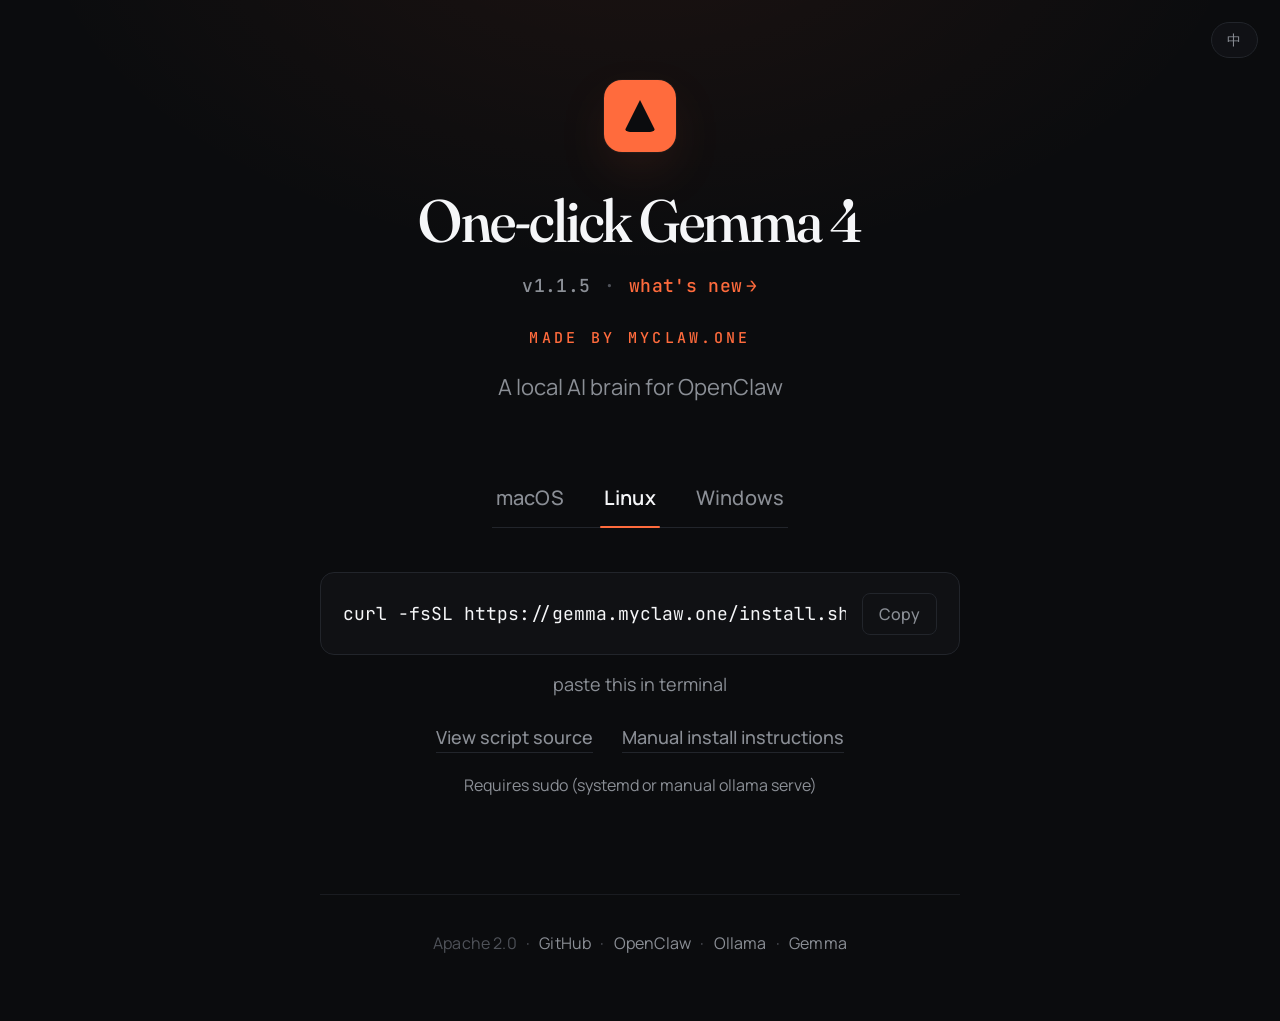
<file: website/index.html>
<!doctype html>
<html lang="zh-CN">
<head>
  <meta charset="utf-8" />
  <meta name="viewport" content="width=device-width,initial-scale=1" />
  <title>Gemma · 一键安装 · for OpenClaw</title>
  <meta name="description" content="A local AI brain for OpenClaw. One-click Gemma install for macOS / Windows / Linux." />

  <!-- Preconnect to font origins before anything else -->
  <link rel="preconnect" href="https://fonts.googleapis.com" />
  <link rel="preconnect" href="https://fonts.gstatic.com" crossorigin />

  <!-- Fraunces (display, variable) + Manrope (body) + JetBrains Mono (tech) -->
  <link rel="stylesheet" href="https://fonts.googleapis.com/css2?family=Fraunces:ital,opsz,wght@0,9..144,300;0,9..144,500;0,9..144,600;1,9..144,400&family=JetBrains+Mono:wght@400;500&family=Manrope:wght@400;500;600;700&display=swap" />

  <style>
    :root {
      --bg:          #0b0c0e;
      --bg-raise:    #101114;
      --fg:          #f5f6f8;
      --dim:         #8b8f96;
      --faint:       #4f5259;
      --card:        #15171b;
      --border:      #22252b;
      --hairline:    #1a1c21;
      --accent:      #ff6b3d;
      --accent-hover:#ff8458;
      --accent-deep: #d14a20;

      --ff-display: "Fraunces", ui-serif, Georgia, serif;
      --ff-body:    "Manrope", ui-sans-serif, -apple-system, BlinkMacSystemFont, "Segoe UI",
                    "PingFang SC", "Hiragino Sans GB", "Microsoft YaHei", sans-serif;
      --ff-mono:    "JetBrains Mono", ui-monospace, SFMono-Regular, Menlo, monospace;

      /* type scale — rem-based, scales with user's browser font-size preference.
         1rem = 16px by default; users who set larger browser defaults for
         accessibility see the whole page scale proportionally. */
      --t-xs:   0.875rem;   /*  14px — tiny chrome */
      --t-sm:   0.9375rem;  /*  15px — brand micro-caps */
      --t-base: 1rem;       /*  16px — small UI, footer */
      --t-md:   1.125rem;   /*  18px — cmd text, aux links, hint */
      --t-lg:   1.25rem;    /*  20px — body default, tabs, primary button */
      --t-xl:   1.375rem;   /*  22px — tagline */
      --t-h1:   clamp(2.5rem, 6.4vw, 3.75rem);  /* 40–60px fluid */
    }
    html { font-size: 100%; }   /* respect user's browser default size */

    * { box-sizing: border-box; margin: 0; padding: 0; }
    html, body { min-height: 100%; }
    html { scroll-behavior: smooth; }
    body {
      background: var(--bg);
      color: var(--fg);
      font-family: var(--ff-body);
      font-size: var(--t-lg);
      line-height: 1.6;
      -webkit-font-smoothing: antialiased;
      -moz-osx-font-smoothing: grayscale;
      text-rendering: optimizeLegibility;
      display: flex;
      flex-direction: column;
      align-items: center;
      justify-content: center;
      min-height: 100vh;
      padding: 80px 28px 64px;
      /* subtle atmospheric glow */
      background:
        radial-gradient(ellipse 80% 60% at 50% -10%, rgba(255,107,61,0.07), transparent 60%),
        var(--bg);
    }

    .wrap { width: 100%; max-width: 640px; text-align: center; position: relative; }

    /* --- fixed language toggle --- */
    .lang-toggle {
      position: fixed;
      top: 22px; right: 22px;
      background: rgba(21, 23, 27, 0.6);
      backdrop-filter: blur(10px);
      -webkit-backdrop-filter: blur(10px);
      border: 1px solid var(--border);
      color: var(--dim);
      padding: 0.55em 1.1em;
      border-radius: 999px;
      font-family: var(--ff-mono);
      font-size: var(--t-xs);
      font-weight: 500;
      letter-spacing: 0.04em;
      cursor: pointer;
      transition: color 0.2s, border-color 0.2s, background 0.2s;
      z-index: 20;
    }
    .lang-toggle:hover {
      color: var(--fg);
      border-color: var(--fg);
      background: rgba(245, 246, 248, 0.06);
    }

    /* --- reveal orchestration --- */
    .rise { opacity: 0; transform: translateY(12px); animation: rise 0.7s cubic-bezier(0.2, 0.7, 0.2, 1) forwards; }
    .rise.d1 { animation-delay: 0.05s; }
    .rise.d2 { animation-delay: 0.12s; }
    .rise.d3 { animation-delay: 0.20s; }
    .rise.d4 { animation-delay: 0.28s; }
    .rise.d5 { animation-delay: 0.36s; }
    .rise.d6 { animation-delay: 0.44s; }
    .rise.d7 { animation-delay: 0.54s; }
    @keyframes rise {
      to { opacity: 1; transform: translateY(0); }
    }
    @media (prefers-reduced-motion: reduce) {
      .rise { animation: none; opacity: 1; transform: none; }
    }

    /* --- logo --- */
    .logo {
      display: inline-block;
      width: 72px; height: 72px;
      background: var(--accent);
      border-radius: 18px;
      margin-bottom: 28px;
      position: relative;
      box-shadow:
        0 0 0 1px rgba(255,255,255,0.04),
        0 20px 60px -20px rgba(255, 107, 61, 0.4);
    }
    .logo::after {
      content: "";
      position: absolute;
      inset: 20px;
      border-radius: 6px;
      background: var(--bg);
      clip-path: polygon(50% 0, 100% 100%, 0 100%);
    }

    /* --- hero --- */
    h1 {
      font-family: var(--ff-display);
      font-variation-settings: "opsz" 96, "SOFT" 30;
      font-size: var(--t-h1);
      font-weight: 500;
      line-height: 1.04;
      letter-spacing: -0.025em;
      color: var(--fg);
      margin: 0 0 1.1rem;
    }

    .meta-line {
      font-family: var(--ff-mono);
      font-size: var(--t-md);
      font-weight: 500;
      letter-spacing: 0.02em;
      margin: 0 0 1.6rem;
      display: inline-flex;
      align-items: center;
      gap: 0.75em;
      flex-wrap: wrap;
      justify-content: center;
    }
    .meta-line .v {
      color: var(--dim);
      font-variant-numeric: tabular-nums;
    }
    .meta-line .sep {
      color: var(--faint);
      user-select: none;
    }
    .meta-line .news {
      color: var(--accent);
      text-decoration: none;
      transition: color 0.15s, transform 0.2s;
      display: inline-flex;
      align-items: center;
      gap: 4px;
    }
    .meta-line .news:hover {
      color: var(--accent-hover);
    }
    .meta-line .news:hover .arrow { transform: translateX(3px); }
    .meta-line .arrow {
      display: inline-block;
      transition: transform 0.2s;
    }

    .brand {
      font-family: var(--ff-mono);
      color: var(--accent);
      font-size: var(--t-sm);
      font-weight: 500;
      letter-spacing: 0.22em;
      text-transform: uppercase;
      margin: 0 0 1.3rem;
    }
    .sub {
      font-family: var(--ff-body);
      color: var(--dim);
      font-size: var(--t-xl);
      font-weight: 400;
      line-height: 1.5;
      max-width: 32ch;
      margin: 0 auto 4rem;
    }

    /* --- tabs --- */
    .tabs {
      display: inline-flex;
      gap: 2rem;
      margin: 0 auto 2.75rem;
      border-bottom: 1px solid var(--border);
      position: relative;
    }
    .tab {
      background: none;
      border: none;
      color: var(--dim);
      padding: 0.8em 0.2em;
      font-family: var(--ff-body);
      font-size: var(--t-lg);
      font-weight: 500;
      cursor: pointer;
      position: relative;
      transition: color 0.2s;
      letter-spacing: 0.01em;
    }
    .tab:hover { color: var(--fg); }
    .tab.active { color: var(--fg); font-weight: 600; }
    .tab.active::after {
      content: "";
      position: absolute;
      left: 0; right: 0; bottom: -1px;
      height: 2px;
      background: var(--accent);
      border-radius: 1px;
    }

    /* --- panel content --- */
    .panel { display: none; }
    .panel.active { display: block; animation: panelIn 0.3s cubic-bezier(0.2, 0.7, 0.2, 1); }
    @keyframes panelIn {
      from { opacity: 0; transform: translateY(6px); }
      to   { opacity: 1; transform: translateY(0); }
    }

    .cmd {
      display: flex;
      align-items: center;
      gap: 0.9em;
      background: var(--bg-raise);
      border: 1px solid var(--border);
      border-radius: 0.875rem;
      padding: 1.1em 1.2em;
      font-family: var(--ff-mono);
      font-size: var(--t-md);
      line-height: 1.4;
      color: var(--fg);
      text-align: left;
      user-select: text;
      transition: border-color 0.2s;
    }
    .cmd:hover { border-color: #2c2f37; }
    .cmd code {
      flex: 1;
      overflow-x: auto;
      white-space: nowrap;
      scrollbar-width: none;
      -ms-overflow-style: none;
      font-family: inherit;
    }
    .cmd code::-webkit-scrollbar { display: none; }
    .cmd button {
      background: transparent;
      border: 1px solid var(--border);
      color: var(--dim);
      padding: 0.55em 1em;
      border-radius: 0.5rem;
      font-family: var(--ff-body);
      font-size: var(--t-base);
      font-weight: 500;
      cursor: pointer;
      transition: color 0.15s, border-color 0.15s, background 0.15s;
      flex-shrink: 0;
      letter-spacing: 0.01em;
    }
    .cmd button:hover {
      color: var(--fg);
      border-color: var(--fg);
      background: rgba(245, 246, 248, 0.04);
    }
    .cmd button:disabled {
      color: var(--accent);
      border-color: var(--accent);
      background: rgba(255, 107, 61, 0.08);
    }

    .hint {
      color: var(--dim);
      font-size: var(--t-md);
      margin-top: 0.9rem;
      font-weight: 400;
    }

    .or {
      display: flex;
      align-items: center;
      gap: 1.4em;
      color: var(--faint);
      font-family: var(--ff-body);
      font-size: var(--t-base);
      font-weight: 500;
      text-transform: lowercase;
      letter-spacing: 0.18em;
      margin: 2.4rem 0;
    }
    .or::before, .or::after {
      content: "";
      flex: 1;
      height: 1px;
      background: var(--hairline);
    }

    .btn {
      display: inline-block;
      background: var(--accent);
      color: #fff;
      padding: 0.9em 2em;
      border-radius: 0.75rem;
      font-family: var(--ff-body);
      font-weight: 600;
      font-size: var(--t-lg);
      text-decoration: none;
      letter-spacing: 0.005em;
      transition: background 0.15s, transform 0.1s, box-shadow 0.2s;
      box-shadow:
        0 1px 0 rgba(255,255,255,0.15) inset,
        0 12px 28px -12px rgba(255, 107, 61, 0.55);
    }
    .btn:hover {
      background: var(--accent-hover);
      box-shadow:
        0 1px 0 rgba(255,255,255,0.18) inset,
        0 14px 34px -12px rgba(255, 107, 61, 0.7);
    }
    .btn:active { transform: translateY(1px); }

    .req {
      color: var(--dim);
      font-size: var(--t-base);
      margin-top: 1.2rem;
      font-weight: 400;
    }

    .aux {
      display: flex;
      gap: 1.8rem;
      justify-content: center;
      margin-top: 1.5rem;
      flex-wrap: wrap;
    }
    .aux a {
      color: var(--dim);
      font-size: var(--t-md);
      font-weight: 500;
      text-decoration: none;
      position: relative;
      padding-bottom: 2px;
      transition: color 0.15s;
    }
    .aux a::after {
      content: "";
      position: absolute;
      left: 0; right: 0; bottom: 0;
      height: 1px;
      background: var(--border);
      transition: background 0.15s;
    }
    .aux a:hover { color: var(--fg); }
    .aux a:hover::after { background: var(--fg); }

    /* --- footer --- */
    .foot {
      margin-top: 6rem;
      padding-top: 2.25rem;
      border-top: 1px solid var(--hairline);
      color: var(--faint);
      font-size: var(--t-base);
      font-weight: 400;
      letter-spacing: 0.01em;
    }
    .foot a {
      color: var(--dim);
      text-decoration: none;
      transition: color 0.15s;
    }
    .foot a:hover { color: var(--fg); }
    .foot .dot { color: var(--faint); margin: 0 6px; }
  </style>
</head>
<body>
  <button class="lang-toggle" id="lang-toggle" aria-label="Switch language">EN</button>

  <div class="wrap">
    <div class="logo rise d1" aria-hidden="true"></div>

    <h1 class="rise d2" data-i18n="title">Gemma 4 一键安装</h1>

    <p class="meta-line rise d3">
      <span class="v" id="version">v1.1.5</span>
      <span class="sep">·</span>
      <a class="news" href="/whats-new" data-i18n="whatsNew">
        <span>更新日志</span>
        <span class="arrow">→</span>
      </a>
    </p>

    <p class="brand rise d4" data-i18n="brand">MYCLAW.ONE 制作</p>
    <p class="sub rise d5" data-i18n="sub">为 OpenClaw 准备一颗本地的 AI 大脑</p>

    <div class="tabs rise d6" role="tablist">
      <button class="tab" role="tab" data-os="mac"   aria-controls="panel-mac">macOS</button>
      <button class="tab" role="tab" data-os="linux" aria-controls="panel-linux">Linux</button>
      <button class="tab" role="tab" data-os="win"   aria-controls="panel-win">Windows</button>
    </div>

    <div class="rise d7">

      <!-- macOS panel -->
      <section class="panel" id="panel-mac" role="tabpanel" data-os="mac">
        <div class="cmd">
          <code id="cmd-mac">curl -fsSL https://gemma.myclaw.one/install.sh | sh</code>
          <button type="button" data-i18n="copy" onclick="copyText('cmd-mac', this)">复制</button>
        </div>
        <p class="hint" data-i18n="pasteTerminal">粘进终端</p>
        <div class="or" data-i18n="or">或</div>
        <a class="btn" data-i18n="downloadMac"
           href="https://github.com/microblue/one-click-gemma/releases/latest/download/GemmaInstaller.dmg"
           download>下载 macOS 版</a>
        <p class="req" data-i18n="requiresMac">Requires macOS 14 Sonoma or later</p>
      </section>

      <!-- Linux panel -->
      <section class="panel" id="panel-linux" role="tabpanel" data-os="linux">
        <div class="cmd">
          <code id="cmd-linux">curl -fsSL https://gemma.myclaw.one/install.sh | sh</code>
          <button type="button" data-i18n="copy" onclick="copyText('cmd-linux', this)">复制</button>
        </div>
        <p class="hint" data-i18n="pasteTerminal">粘进终端</p>
        <div class="aux">
          <a href="https://github.com/microblue/one-click-gemma/blob/main/scripts/install.sh"
             target="_blank" rel="noreferrer" data-i18n="viewSource">查看脚本源码</a>
          <a href="https://github.com/microblue/one-click-gemma#readme"
             target="_blank" rel="noreferrer" data-i18n="manualInstall">手动安装说明</a>
        </div>
        <p class="req" data-i18n="requiresSudo">Requires sudo (systemd or manual ollama serve)</p>
      </section>

      <!-- Windows panel -->
      <section class="panel" id="panel-win" role="tabpanel" data-os="win">
        <div class="cmd">
          <code id="cmd-win">irm https://gemma.myclaw.one/install.ps1 | iex</code>
          <button type="button" data-i18n="copy" onclick="copyText('cmd-win', this)">复制</button>
        </div>
        <p class="hint" data-i18n="pastePowerShell">粘进 PowerShell</p>
        <div class="or" data-i18n="or">或</div>
        <a class="btn" data-i18n="downloadWin"
           href="https://github.com/microblue/one-click-gemma/releases/latest/download/GemmaInstaller-setup.exe"
           download>下载 Windows 版</a>
        <p class="req" data-i18n="requiresWin">Requires Windows 10 or later</p>
      </section>

    </div>

    <p class="foot rise d7">
      Apache 2.0
      <span class="dot">·</span>
      <a href="https://github.com/microblue/one-click-gemma">GitHub</a>
      <span class="dot">·</span>
      <a href="https://github.com/openclaw/openclaw">OpenClaw</a>
      <span class="dot">·</span>
      <a href="https://ollama.com">Ollama</a>
      <span class="dot">·</span>
      <a href="https://deepmind.google/models/gemma/">Gemma</a>
    </p>
  </div>

  <script>
    // ---------------- i18n ----------------
    var TR = {
      zh: {
        title:           "Gemma 4 一键安装",
        brand:           "MYCLAW.ONE 制作",
        sub:             "为 OpenClaw 准备一颗本地的 AI 大脑",
        whatsNew:        "更新日志",
        pasteTerminal:   "粘进终端",
        pastePowerShell: "粘进 PowerShell",
        or:              "或",
        downloadMac:     "下载 macOS 版",
        downloadWin:     "下载 Windows 版",
        viewSource:      "查看脚本源码",
        manualInstall:   "手动安装说明",
        requiresMac:     "需要 macOS 14 Sonoma 及以上",
        requiresSudo:    "需要 sudo (systemd 或手动 ollama serve)",
        requiresWin:     "需要 Windows 10 及以上",
        copy:            "复制",
        copied:          "已复制"
      },
      en: {
        title:           "One-click Gemma 4",
        brand:           "MADE BY MYCLAW.ONE",
        sub:             "A local AI brain for OpenClaw",
        whatsNew:        "what's new",
        pasteTerminal:   "paste this in terminal",
        pastePowerShell: "paste this in PowerShell",
        or:              "or",
        downloadMac:     "Download for macOS",
        downloadWin:     "Download for Windows",
        viewSource:      "View script source",
        manualInstall:   "Manual install instructions",
        requiresMac:     "Requires macOS 14 Sonoma or later",
        requiresSudo:    "Requires sudo (systemd or manual ollama serve)",
        requiresWin:     "Requires Windows 10 or later",
        copy:            "Copy",
        copied:          "Copied"
      }
    };

    function detectLang() {
      try {
        var saved = localStorage.getItem("lang");
        if (saved === "zh" || saved === "en") return saved;
      } catch (_) {}
      var nav = (navigator.language || navigator.userLanguage || "").toLowerCase();
      return nav.indexOf("zh") === 0 ? "zh" : "en";
    }
    var currentLang = detectLang();

    function applyLang(lang) {
      currentLang = lang;
      var t = TR[lang];
      document.documentElement.lang = lang === "zh" ? "zh-CN" : "en";
      document.title = (lang === "zh" ? "Gemma · 一键安装" : "Gemma · one-click install") + " · for OpenClaw";
      document.querySelectorAll("[data-i18n]").forEach(function (el) {
        var key = el.dataset.i18n;
        if (t[key] != null) {
          // for the "what's new" link we keep the arrow span separate
          if (el.classList.contains("news")) {
            el.querySelector("span:first-child").textContent = t[key];
          } else {
            el.textContent = t[key];
          }
        }
      });
      document.getElementById("lang-toggle").textContent = lang === "zh" ? "EN" : "中";
      try { localStorage.setItem("lang", lang); } catch (_) {}
    }

    // ---------------- tabs ----------------
    function initTabs() {
      var tabs = document.querySelectorAll(".tab");
      var panels = document.querySelectorAll(".panel");

      function activate(os) {
        tabs.forEach(function (t) {
          t.classList.toggle("active", t.dataset.os === os);
          t.setAttribute("aria-selected", t.dataset.os === os ? "true" : "false");
        });
        panels.forEach(function (p) {
          p.classList.toggle("active", p.dataset.os === os);
        });
        if (location.hash !== "#" + os) history.replaceState(null, "", "#" + os);
      }

      var ua = navigator.userAgent.toLowerCase();
      var initial = "linux";
      if (/mac|darwin|iphone|ipad/.test(ua)) initial = "mac";
      else if (/windows|win64|win32/.test(ua)) initial = "win";
      var hash = (location.hash || "").replace("#", "");
      if (["mac", "linux", "win"].indexOf(hash) >= 0) initial = hash;

      tabs.forEach(function (t) {
        t.addEventListener("click", function () { activate(t.dataset.os); });
      });
      activate(initial);
    }

    // ---------------- copy ----------------
    function copyText(id, btn) {
      var txt = document.getElementById(id).textContent;
      navigator.clipboard.writeText(txt).then(function () {
        var done = TR[currentLang].copied + " ✓";
        btn.textContent = done;
        btn.disabled = true;
        setTimeout(function () {
          btn.textContent = TR[currentLang].copy;
          btn.disabled = false;
        }, 1600);
      });
    }

    // ---------------- live version from GitHub Releases ----------------
    // Pulls the latest release tag so every new release auto-updates this
    // page without a redeploy. Cached 10 min in sessionStorage to stay
    // under GitHub's 60/hr anonymous API rate limit for repeat visits.
    function updateLatestVersion() {
      var CK_V = "gemma-latest-ver";
      var CK_T = "gemma-latest-ver-t";
      var TTL  = 10 * 60 * 1000;
      try {
        var v = sessionStorage.getItem(CK_V);
        var t = Number(sessionStorage.getItem(CK_T) || 0);
        if (v && Date.now() - t < TTL) {
          setVer(v);
          return;
        }
      } catch (_) {}
      fetch("https://api.github.com/repos/microblue/one-click-gemma/releases/latest")
        .then(function (r) { if (!r.ok) throw 0; return r.json(); })
        .then(function (d) {
          var tag = d && d.tag_name;
          if (!tag) return;
          setVer(tag);
          try {
            sessionStorage.setItem(CK_V, tag);
            sessionStorage.setItem(CK_T, String(Date.now()));
          } catch (_) {}
        })
        .catch(function () { /* silent — keep hardcoded fallback */ });
    }
    function setVer(tag) {
      var el = document.getElementById("version");
      if (el) el.textContent = tag;
    }

    // ---------------- boot ----------------
    document.getElementById("lang-toggle").addEventListener("click", function () {
      applyLang(currentLang === "zh" ? "en" : "zh");
    });
    applyLang(currentLang);
    initTabs();
    updateLatestVersion();
  </script>
</body>
</html>
</file>
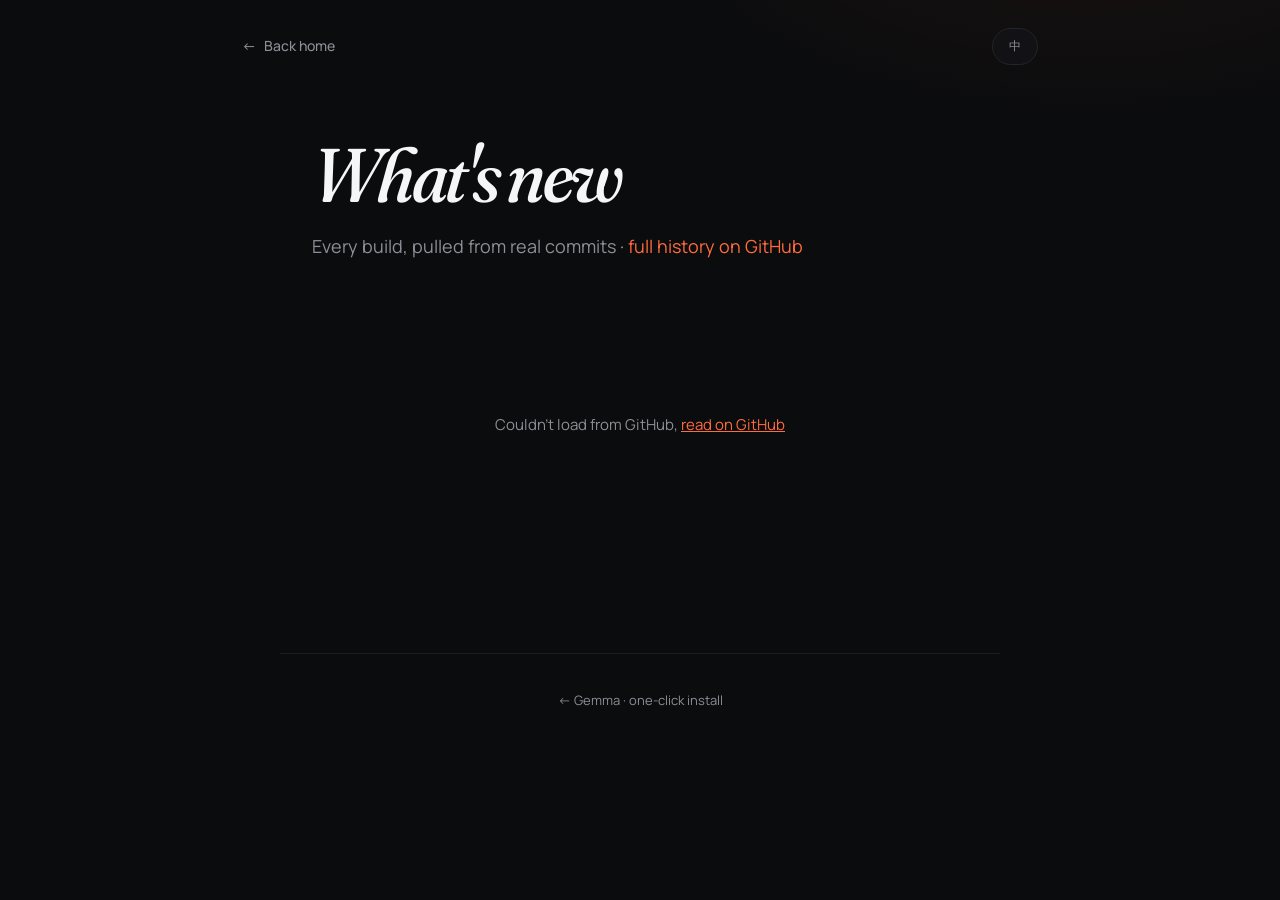
<file: website/whats-new.html>
<!doctype html>
<html lang="zh-CN">
<head>
  <meta charset="utf-8" />
  <meta name="viewport" content="width=device-width,initial-scale=1" />
  <title>What's new · Gemma · for OpenClaw</title>
  <meta name="description" content="Live commit-by-commit changelog for the Gemma one-click installer." />

  <link rel="preconnect" href="https://fonts.googleapis.com" />
  <link rel="preconnect" href="https://fonts.gstatic.com" crossorigin />
  <link rel="stylesheet" href="https://fonts.googleapis.com/css2?family=Fraunces:ital,opsz,wght@0,9..144,500;0,9..144,600;1,9..144,400;1,9..144,500&family=JetBrains+Mono:wght@400;500;600&family=Manrope:wght@400;500;600;700&display=swap" />

  <style>
    :root {
      --bg:          #0b0c0e;
      --bg-raise:    #101114;
      --fg:          #f5f6f8;
      --dim:         #8b8f96;
      --faint:       #4f5259;
      --card:        #15171b;
      --border:      #22252b;
      --hairline:    #1a1c21;
      --accent:      #ff6b3d;
      --accent-hover:#ff8458;
      --accent-deep: #d14a20;

      --ff-display: "Fraunces", ui-serif, Georgia, serif;
      --ff-body:    "Manrope", ui-sans-serif, -apple-system, BlinkMacSystemFont, "Segoe UI",
                    "PingFang SC", "Hiragino Sans GB", "Microsoft YaHei", sans-serif;
      --ff-mono:    "JetBrains Mono", ui-monospace, SFMono-Regular, Menlo, monospace;
    }

    * { box-sizing: border-box; margin: 0; padding: 0; }
    html, body { min-height: 100%; }
    body {
      background:
        radial-gradient(ellipse 60% 40% at 85% -10%, rgba(255,107,61,0.06), transparent 60%),
        var(--bg);
      color: var(--fg);
      font-family: var(--ff-body);
      font-size: 16px;
      line-height: 1.6;
      -webkit-font-smoothing: antialiased;
      text-rendering: optimizeLegibility;
    }

    /* --- top nav --- */
    .topbar {
      max-width: 860px;
      margin: 0 auto;
      padding: 28px 32px 0;
      display: flex;
      justify-content: space-between;
      align-items: center;
      gap: 16px;
    }
    .back {
      font-family: var(--ff-body);
      font-size: 14px;
      font-weight: 500;
      color: var(--dim);
      text-decoration: none;
      display: inline-flex;
      align-items: center;
      gap: 8px;
      transition: color 0.15s;
    }
    .back:hover { color: var(--fg); }
    .back .arrow { transition: transform 0.2s; }
    .back:hover .arrow { transform: translateX(-3px); }
    .lang-toggle {
      background: rgba(21, 23, 27, 0.6);
      backdrop-filter: blur(10px);
      -webkit-backdrop-filter: blur(10px);
      border: 1px solid var(--border);
      color: var(--dim);
      padding: 9px 16px;
      border-radius: 999px;
      font-family: var(--ff-mono);
      font-size: 12px;
      font-weight: 500;
      letter-spacing: 0.04em;
      cursor: pointer;
      transition: color 0.2s, border-color 0.2s, background 0.2s;
    }
    .lang-toggle:hover {
      color: var(--fg);
      border-color: var(--fg);
      background: rgba(245, 246, 248, 0.06);
    }

    /* --- header --- */
    .wrap { max-width: 720px; margin: 0 auto; padding: 72px 32px 80px; }
    h1 {
      font-family: var(--ff-display);
      font-style: italic;
      font-variation-settings: "opsz" 144, "SOFT" 50;
      font-size: clamp(48px, 7vw, 76px);
      font-weight: 500;
      line-height: 1.0;
      letter-spacing: -0.035em;
      color: var(--fg);
      margin-bottom: 20px;
    }
    .lead {
      font-family: var(--ff-body);
      color: var(--dim);
      font-size: 18px;
      font-weight: 400;
      line-height: 1.55;
      margin-bottom: 72px;
      max-width: 560px;
    }
    .lead a {
      color: var(--accent);
      text-decoration: none;
      border-bottom: 1px solid transparent;
      transition: color 0.15s, border-color 0.15s;
    }
    .lead a:hover { color: var(--accent-hover); border-bottom-color: var(--accent-hover); }

    .state {
      text-align: center;
      color: var(--dim);
      padding: 80px 0;
      font-size: 15px;
    }
    .state .spin {
      display: inline-block;
      width: 14px; height: 14px;
      border: 2px solid var(--border);
      border-top-color: var(--accent);
      border-radius: 50%;
      animation: spin 0.8s linear infinite;
      vertical-align: -2px;
      margin-right: 10px;
    }
    @keyframes spin { to { transform: rotate(360deg); } }

    /* --- release card --- */
    .release {
      position: relative;
      padding: 0 0 56px 0;
      margin-bottom: 20px;
    }
    .release:not(:last-child)::after {
      content: "";
      position: absolute;
      left: 0; right: 0; bottom: 28px;
      height: 1px;
      background: var(--hairline);
    }
    .rel-head {
      display: flex;
      align-items: baseline;
      justify-content: space-between;
      flex-wrap: wrap;
      gap: 16px;
      margin-bottom: 28px;
    }
    .rel-tag {
      font-family: var(--ff-mono);
      font-size: 28px;
      font-weight: 600;
      color: var(--fg);
      letter-spacing: -0.01em;
      font-variant-numeric: tabular-nums;
      display: inline-flex;
      align-items: center;
      gap: 14px;
    }
    .rel-tag::before {
      content: "";
      width: 10px; height: 10px;
      border-radius: 50%;
      background: var(--accent);
      box-shadow: 0 0 0 4px rgba(255,107,61,0.15);
    }
    .rel-date {
      font-family: var(--ff-mono);
      color: var(--dim);
      font-size: 13px;
      font-weight: 500;
      font-variant-numeric: tabular-nums;
      letter-spacing: 0.02em;
    }
    .rel-title {
      font-family: var(--ff-display);
      font-style: italic;
      font-weight: 400;
      font-size: 20px;
      color: var(--dim);
      letter-spacing: -0.01em;
      margin-bottom: 22px;
      display: block;
    }

    /* --- commit list --- */
    .commits {
      list-style: none;
      border-left: 1px solid var(--hairline);
      padding: 4px 0 4px 0;
      margin-left: 4px;
    }
    .commits li {
      position: relative;
      padding: 10px 0 10px 28px;
      display: flex;
      align-items: flex-start;
      flex-wrap: wrap;
      gap: 10px;
      font-size: 14.5px;
      line-height: 1.55;
    }
    .commits li::before {
      content: "";
      position: absolute;
      left: -4px; top: 19px;
      width: 7px; height: 7px;
      border-radius: 50%;
      background: var(--bg);
      border: 1px solid var(--faint);
      transition: background 0.15s, border-color 0.15s;
    }
    .commits li:hover::before {
      background: var(--accent);
      border-color: var(--accent);
    }
    .sha {
      font-family: var(--ff-mono);
      font-size: 12.5px;
      font-weight: 500;
      color: var(--faint);
      background: var(--bg-raise);
      border: 1px solid var(--hairline);
      padding: 2px 8px;
      border-radius: 5px;
      letter-spacing: 0.02em;
      flex-shrink: 0;
      text-decoration: none;
      transition: color 0.15s, border-color 0.15s;
    }
    a.sha:hover { color: var(--dim); border-color: var(--border); }
    .prefix {
      font-family: var(--ff-mono);
      font-size: 11.5px;
      font-weight: 600;
      padding: 2px 8px;
      border-radius: 4px;
      letter-spacing: 0.04em;
      text-transform: lowercase;
      flex-shrink: 0;
    }
    .prefix.p-feat   { color: #ffd1c0; background: rgba(255,107,61,0.14); }
    .prefix.p-fix    { color: #f5e08c; background: rgba(245,224,140,0.10); }
    .prefix.p-ci     { color: #a8b6c4; background: rgba(168,182,196,0.10); }
    .prefix.p-tests  { color: #c8bff5; background: rgba(200,191,245,0.10); }
    .prefix.p-install{ color: #ffd1c0; background: rgba(255,107,61,0.14); }
    .prefix.p-release{ color: #ffd1c0; background: rgba(255,107,61,0.14); }
    .prefix.p-docs   { color: #a8c4b6; background: rgba(168,196,182,0.10); }
    .prefix.p-other  { color: var(--dim); background: rgba(139,143,150,0.08); }
    .subject {
      flex: 1;
      min-width: 200px;
      color: var(--fg);
      font-weight: 500;
    }
    .author {
      font-family: var(--ff-mono);
      font-size: 12px;
      color: var(--faint);
      letter-spacing: 0.02em;
      flex-shrink: 0;
    }

    .rel-footer {
      margin-top: 28px;
      padding-left: 32px;
      display: flex;
      gap: 22px;
      flex-wrap: wrap;
    }
    .rel-footer a {
      font-family: var(--ff-body);
      font-size: 13px;
      font-weight: 500;
      color: var(--dim);
      text-decoration: none;
      position: relative;
      padding-bottom: 1px;
      transition: color 0.15s;
    }
    .rel-footer a::after {
      content: "";
      position: absolute;
      left: 0; right: 0; bottom: -1px;
      height: 1px;
      background: var(--hairline);
      transition: background 0.15s;
    }
    .rel-footer a:hover { color: var(--fg); }
    .rel-footer a:hover::after { background: var(--fg); }

    .more-note {
      font-family: var(--ff-mono);
      font-size: 12px;
      color: var(--faint);
      margin-top: 12px;
      padding-left: 32px;
      letter-spacing: 0.02em;
    }

    /* --- footer --- */
    .wrap-foot {
      max-width: 720px;
      margin: 56px auto 0;
      padding: 36px 32px 48px;
      border-top: 1px solid var(--hairline);
      text-align: center;
      color: var(--faint);
      font-size: 13px;
    }
    .wrap-foot a {
      color: var(--dim);
      text-decoration: none;
      transition: color 0.15s;
    }
    .wrap-foot a:hover { color: var(--fg); }
  </style>
</head>
<body>
  <nav class="topbar">
    <a class="back" href="/">
      <span class="arrow">←</span>
      <span data-i18n="back">回首页</span>
    </a>
    <button class="lang-toggle" id="lang-toggle" aria-label="Switch language">EN</button>
  </nav>

  <main class="wrap">
    <h1 data-i18n="title">更新日志</h1>
    <p class="lead" id="lead">
      <span data-i18n="leadPrefix">每一次构建都从真实 commit 抓取 · </span>
      <a href="https://github.com/microblue/one-click-gemma/releases" target="_blank" rel="noreferrer" data-i18n="viewOnGithub">在 GitHub 上看完整历史</a>
    </p>

    <div id="releases">
      <div class="state"><span class="spin"></span><span data-i18n="loading">加载中…</span></div>
    </div>
  </main>

  <footer class="wrap-foot">
    <a href="/" data-i18n="footerHome">← Gemma · 一键安装</a>
  </footer>

  <script>
    // ---------------- constants ----------------
    var REPO = "microblue/one-click-gemma";
    var API  = "https://api.github.com/repos/" + REPO;
    var EMPTY_TREE_SHA = "4b825dc642cb6eb9a060e54bf8d69288fbee4904"; // git's empty tree
    var CACHE_KEY = "gemma-whats-new-cache-v2";
    var CACHE_TTL_MS = 5 * 60 * 1000; // 5 minutes

    // ---------------- i18n ----------------
    var TR = {
      zh: {
        pageTitle:     "更新日志 · Gemma · for OpenClaw",
        back:          "回首页",
        title:         "更新日志",
        leadPrefix:    "每一次构建都从真实 commit 抓取 · ",
        viewOnGithub:  "在 GitHub 上看完整历史",
        loading:       "加载中…",
        apiFailed:     "无法从 GitHub 加载，",
        tryGithub:     "去 GitHub 看",
        emptyCommits:  "这个版本没有可显示的 commit",
        compareLink:   "完整 diff 在 GitHub",
        initialRelease:"首次发布 · 前 50 个 commit",
        moreCommits:   "还有 __N__ 个 commit —— ",
        footerHome:    "← Gemma · 一键安装",
        dateLocale:    "zh-CN"
      },
      en: {
        pageTitle:     "What's new · Gemma · for OpenClaw",
        back:          "Back home",
        title:         "What's new",
        leadPrefix:    "Every build, pulled from real commits · ",
        viewOnGithub:  "full history on GitHub",
        loading:       "Loading…",
        apiFailed:     "Couldn't load from GitHub, ",
        tryGithub:     "read on GitHub",
        emptyCommits:  "no commits to show for this release",
        compareLink:   "full diff on GitHub",
        initialRelease:"first release · showing first 50 commits",
        moreCommits:   "plus __N__ more commit(s) — ",
        footerHome:    "← Gemma · one-click install",
        dateLocale:    "en-US"
      }
    };

    function detectLang() {
      try {
        var saved = localStorage.getItem("lang");
        if (saved === "zh" || saved === "en") return saved;
      } catch (_) {}
      var nav = (navigator.language || "").toLowerCase();
      return nav.indexOf("zh") === 0 ? "zh" : "en";
    }
    var currentLang = detectLang();

    function applyLang(lang) {
      currentLang = lang;
      var t = TR[lang];
      document.documentElement.lang = lang === "zh" ? "zh-CN" : "en";
      document.title = t.pageTitle;
      document.querySelectorAll("[data-i18n]").forEach(function (el) {
        var k = el.dataset.i18n;
        if (t[k] != null) el.textContent = t[k];
      });
      document.getElementById("lang-toggle").textContent = lang === "zh" ? "EN" : "中";
      if (window.__data) renderTimeline(window.__data);
      try { localStorage.setItem("lang", lang); } catch (_) {}
    }

    // ---------------- helpers ----------------
    function esc(s) {
      return String(s == null ? "" : s).replace(/[&<>"']/g, function (c) {
        return { "&": "&amp;", "<": "&lt;", ">": "&gt;", '"': "&quot;", "'": "&#39;" }[c];
      });
    }
    function fmtDate(iso) {
      try {
        var d = new Date(iso);
        return d.toLocaleDateString(TR[currentLang].dateLocale, {
          year: "numeric", month: "short", day: "numeric"
        });
      } catch (_) {
        return String(iso).slice(0, 10);
      }
    }
    function parseSubject(full) {
      var first = String(full || "").split("\n")[0];
      var m = first.match(/^([a-z][a-z0-9_.+-]*)\s*:\s*(.+)$/i);
      if (m) {
        var prefix = m[1].toLowerCase();
        return { prefix: prefix, subject: m[2] };
      }
      return { prefix: null, subject: first };
    }
    function prefixClass(prefix) {
      if (!prefix) return "p-other";
      if (/^(feat|feature)$/.test(prefix)) return "p-feat";
      if (/^fix$/.test(prefix)) return "p-fix";
      if (/^ci$/.test(prefix)) return "p-ci";
      if (/^tests?$/.test(prefix)) return "p-tests";
      if (/^(install|install\.sh|install\.ps1|scripts)$/.test(prefix)) return "p-install";
      if (/^(release|vercel|v\d)$/.test(prefix)) return "p-release";
      if (/^(docs?|readme|website)$/.test(prefix)) return "p-docs";
      return "p-other";
    }

    // ---------------- fetch ----------------
    function cached(key) {
      try {
        var raw = sessionStorage.getItem(key);
        if (!raw) return null;
        var obj = JSON.parse(raw);
        if (Date.now() - obj.t > CACHE_TTL_MS) return null;
        return obj.v;
      } catch (_) { return null; }
    }
    function putCache(key, v) {
      try { sessionStorage.setItem(key, JSON.stringify({ t: Date.now(), v: v })); } catch (_) {}
    }

    async function fetchJson(url) {
      var r = await fetch(url, { headers: { Accept: "application/vnd.github+json" } });
      if (!r.ok) throw new Error("HTTP " + r.status + " on " + url);
      return r.json();
    }

    async function loadAll() {
      var c = cached(CACHE_KEY);
      if (c) return c;

      var releases = await fetchJson(API + "/releases?per_page=30");
      // For each release, fetch the commits between the previous tag and this tag
      var enriched = [];
      for (var i = 0; i < releases.length; i++) {
        var r = releases[i];
        var prev = releases[i + 1]; // older
        var commits = [];
        var isFirst = !prev;
        try {
          if (!isFirst) {
            var cmp = await fetchJson(API + "/compare/" + prev.tag_name + "..." + r.tag_name);
            commits = cmp.commits || [];
          } else {
            // first release: just show the last 50 commits reaching this tag
            var list = await fetchJson(API + "/commits?sha=" + encodeURIComponent(r.tag_name) + "&per_page=50");
            commits = list.map(function (c) {
              return { sha: c.sha, commit: c.commit, author: c.author, html_url: c.html_url };
            });
          }
        } catch (e) {
          commits = [];
        }
        enriched.push({
          tag_name:     r.tag_name,
          name:         r.name,
          published_at: r.published_at,
          html_url:     r.html_url,
          body:         r.body,
          isFirst:      isFirst,
          prev_tag:     prev ? prev.tag_name : null,
          commits:      commits
        });
      }
      putCache(CACHE_KEY, enriched);
      return enriched;
    }

    // ---------------- render ----------------
    function commitLi(c) {
      var sha    = (c.sha || "").slice(0, 7);
      var url    = c.html_url || ("https://github.com/" + REPO + "/commit/" + c.sha);
      var parsed = parseSubject((c.commit && c.commit.message) || "");
      var author = (c.author && c.author.login)
                     ? c.author.login
                     : (c.commit && c.commit.author && c.commit.author.name) || "";

      var pfx = parsed.prefix
        ? '<span class="prefix ' + prefixClass(parsed.prefix) + '">' + esc(parsed.prefix) + '</span>'
        : "";
      var auth = author
        ? '<span class="author">@' + esc(author) + '</span>'
        : "";

      return '' +
        '<li>' +
          '<a class="sha" href="' + esc(url) + '" target="_blank" rel="noreferrer">' + esc(sha) + '</a>' +
          pfx +
          '<span class="subject">' + esc(parsed.subject) + '</span>' +
          auth +
        '</li>';
    }

    function renderTimeline(data) {
      window.__data = data;
      var root = document.getElementById("releases");
      var t = TR[currentLang];

      if (!data || !data.length) {
        root.innerHTML = '<div class="state">' + esc(t.emptyCommits) + '</div>';
        return;
      }

      root.innerHTML = data.map(function (r) {
        var commits = r.commits || [];
        var shown   = commits.slice(0, 40);
        var hidden  = Math.max(0, commits.length - shown.length);

        var subtitle = r.name && r.name !== r.tag_name
          ? '<span class="rel-title">' + esc(r.name) + '</span>'
          : "";

        var commitsHtml = shown.length
          ? '<ul class="commits">' + shown.map(commitLi).join("") + '</ul>'
          : '<div class="state" style="padding:24px 0">' + esc(t.emptyCommits) + '</div>';

        var moreHtml = hidden > 0
          ? '<div class="more-note">' + esc(t.moreCommits.replace("__N__", hidden)) +
            '<a href="' + esc(r.html_url) + '" target="_blank" rel="noreferrer" style="color:var(--dim)">' + esc(t.compareLink) + '</a>.</div>'
          : "";

        var compareUrl = r.prev_tag
          ? 'https://github.com/' + REPO + '/compare/' + r.prev_tag + '...' + r.tag_name
          : r.html_url;

        var footLinks = [
          '<a href="' + esc(compareUrl) + '" target="_blank" rel="noreferrer">' + esc(t.compareLink) + ' →</a>',
          '<a href="' + esc(r.html_url) + '" target="_blank" rel="noreferrer">' + esc(t.viewOnGithub) + ' →</a>'
        ].join("");

        var firstNote = r.isFirst
          ? '<span class="rel-title">' + esc(t.initialRelease) + '</span>'
          : subtitle;

        return '' +
          '<article class="release">' +
            '<div class="rel-head">' +
              '<span class="rel-tag">' + esc(r.tag_name) + '</span>' +
              '<span class="rel-date">' + esc(fmtDate(r.published_at)) + '</span>' +
            '</div>' +
            firstNote +
            commitsHtml +
            moreHtml +
            '<div class="rel-footer">' + footLinks + '</div>' +
          '</article>';
      }).join("");
    }

    function renderError() {
      var t = TR[currentLang];
      document.getElementById("releases").innerHTML =
        '<div class="state">' + esc(t.apiFailed) +
        '<a href="https://github.com/microblue/one-click-gemma/releases" target="_blank" rel="noreferrer" style="color:var(--accent)">' +
        esc(t.tryGithub) + '</a></div>';
    }

    // ---------------- boot ----------------
    document.getElementById("lang-toggle").addEventListener("click", function () {
      applyLang(currentLang === "zh" ? "en" : "zh");
    });
    applyLang(currentLang);

    loadAll().then(renderTimeline).catch(function (e) {
      console.error(e);
      renderError();
    });
  </script>
</body>
</html>
</file>
